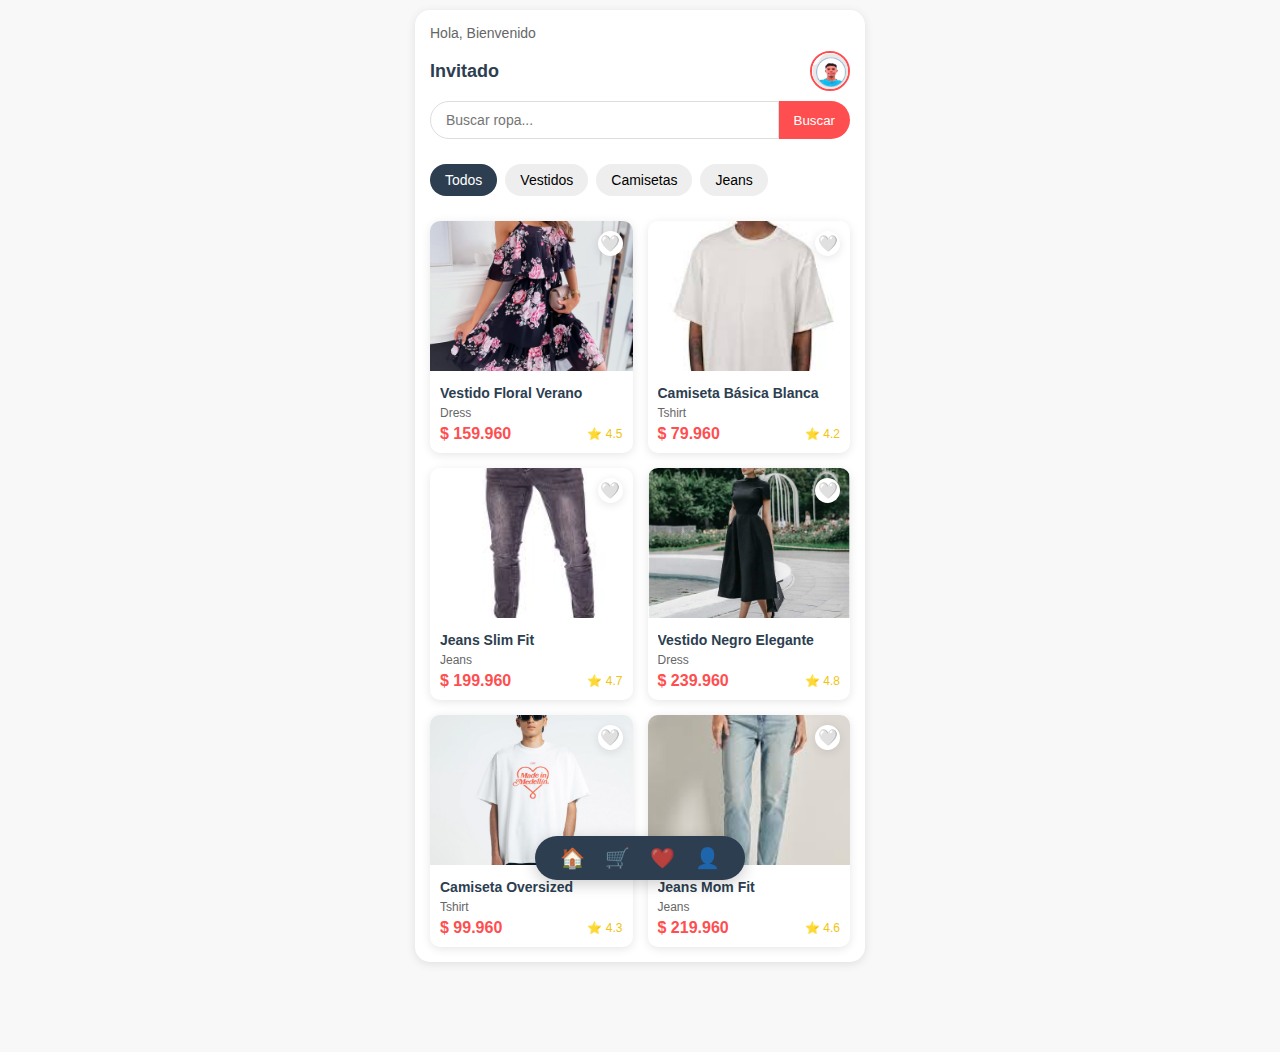
<file: index.html>
<!DOCTYPE html>
<html lang="es">
<head>
  <meta charset="UTF-8">
  <meta name="viewport" content="width=device-width, initial-scale=1.0">
  <title>Tienda de Ropa</title>
  <link rel="stylesheet" href="css/style.css">
</head>
<body>
  <div class="contenedor-padre">
    <div class="encabezado">
      <p>Hola, Bienvenido </p>
      <div class="usuario">
        <h2 id="nombre-usuario">Invitado</h2>
        <img id="imagen-perfil" src="storage/img/user.png" alt="Foto de perfil" onerror="this.onerror=null; this.src='img/user.png';">
      </div>
      <div class="busqueda">
        <input type="text" placeholder="Buscar ropa...">
        <button>Buscar</button>
      </div>
    </div>

    <div class="filtros">
      <button class="activo" data-filtro="all">Todos</button>
      <button data-filtro="dress">Vestidos</button>
      <button data-filtro="tshirt">Camisetas</button>
      <button data-filtro="jeans">Jeans</button>
    </div>

    <div class="productos" id="contenedor-productos">
      <!-- Los productos se cargarán dinámicamente aquí -->
    </div>
  </div>

  <div class="barra-superior">
    <a href="index.html" class="active">🏠</a>
    <a href="views/checkout.html">🛒</a>
    <a href="views/favoritos.html">❤️</a>
    <a href="views/perfil.html">👤</a>
  </div>

  <script src="js/main.js"></script>
</body>
</html>
</file>
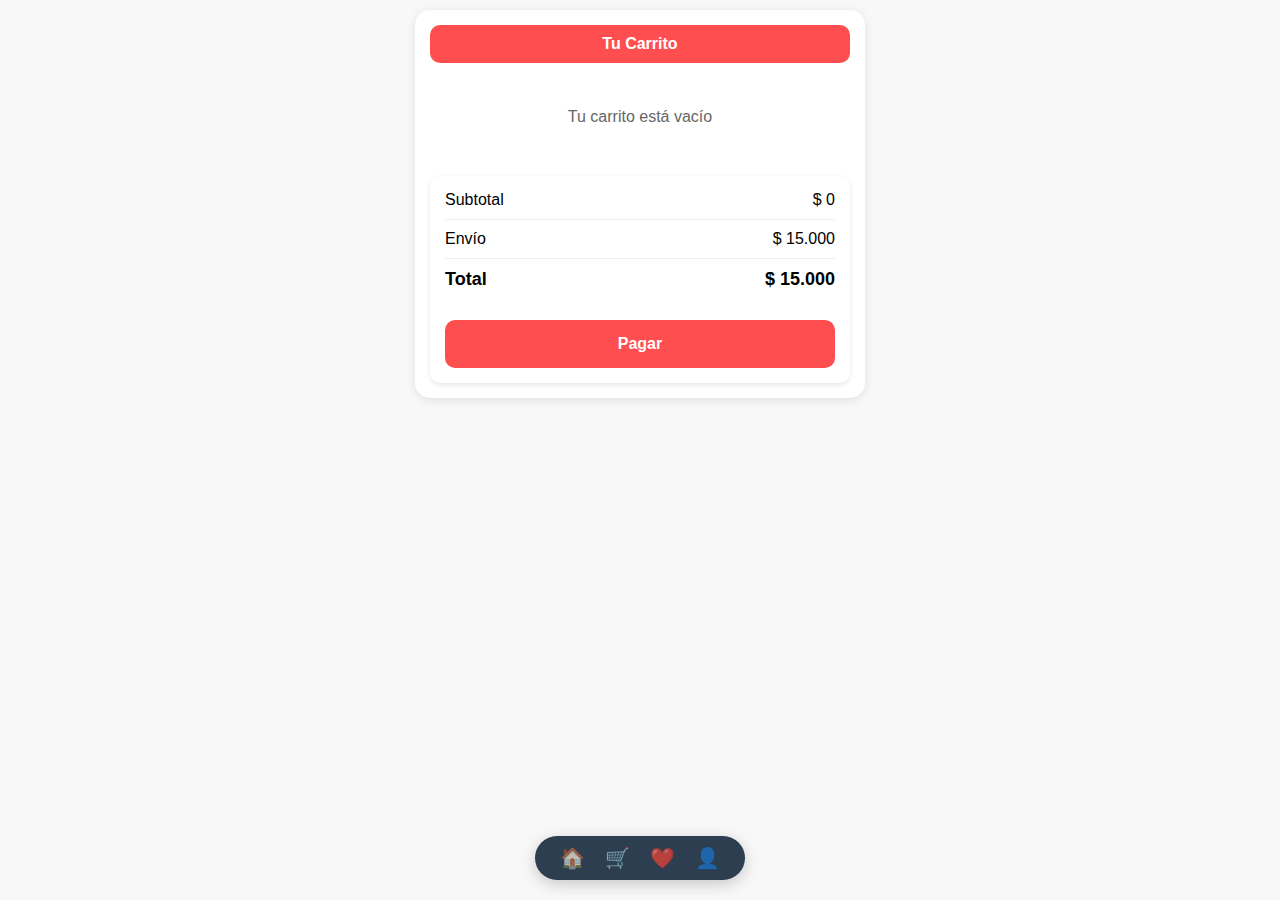
<file: views/checkout.html>
<!DOCTYPE html>
<html lang="es">
<head>
  <meta charset="UTF-8">
  <meta name="viewport" content="width=device-width, initial-scale=1.0">
  <title>Carrito de Compras</title>
  <link rel="stylesheet" href="../css/style.css">
  <link rel="stylesheet" href="../css/checkout.css">
  <link href="https://fonts.googleapis.com/icon?family=Material+Icons" rel="stylesheet">
</head>
<body>
  <div class="contenedor-padre">
    <div class="banner-superior">Tu Carrito</div>

    <div id="contenedor-carrito">
      <!-- Los productos del carrito se cargarán dinámicamente aquí -->
    </div>

    <div class="resumen-compra">
      <div class="resumen-item">
        <span>Subtotal</span>
        <span id="subtotal">$0</span>
      </div>
      <div class="resumen-item">
        <span>Envío</span>
        <span id="envio">$15.000</span>
      </div>
      <div class="resumen-item total">
        <span>Total</span>
        <span id="total">$0</span>
      </div>
      <button class="btn-pagar" id="btn-pagar">Pagar</button>
    </div>
  </div>

  <div id="modal-pago">
    <div class="modal-contenido">
      <span class="modal-cerrar">✖</span>
      <h2>Verifique sus datos</h2>
      <div id="datos-perfil"></div>
      <div id="resumen-ventana"></div>
      <button class="btn-finalizar">Finalizar compra</button>
    </div>
  </div>

  <div id="mensaje-exito">
    <span class="material-icons">check_circle</span>
    <p>¡Compra realizada con éxito!</p>
  </div>

  <div class="barra-superior">
    <a href="../index.html">🏠</a>
    <a href="checkout.html" class="active">🛒</a>
    <a href="favoritos.html">❤️</a>
    <a href="perfil.html">👤</a>
  </div>

  <script src="../js/checkout.js"></script>
</body>
</html>
</file>
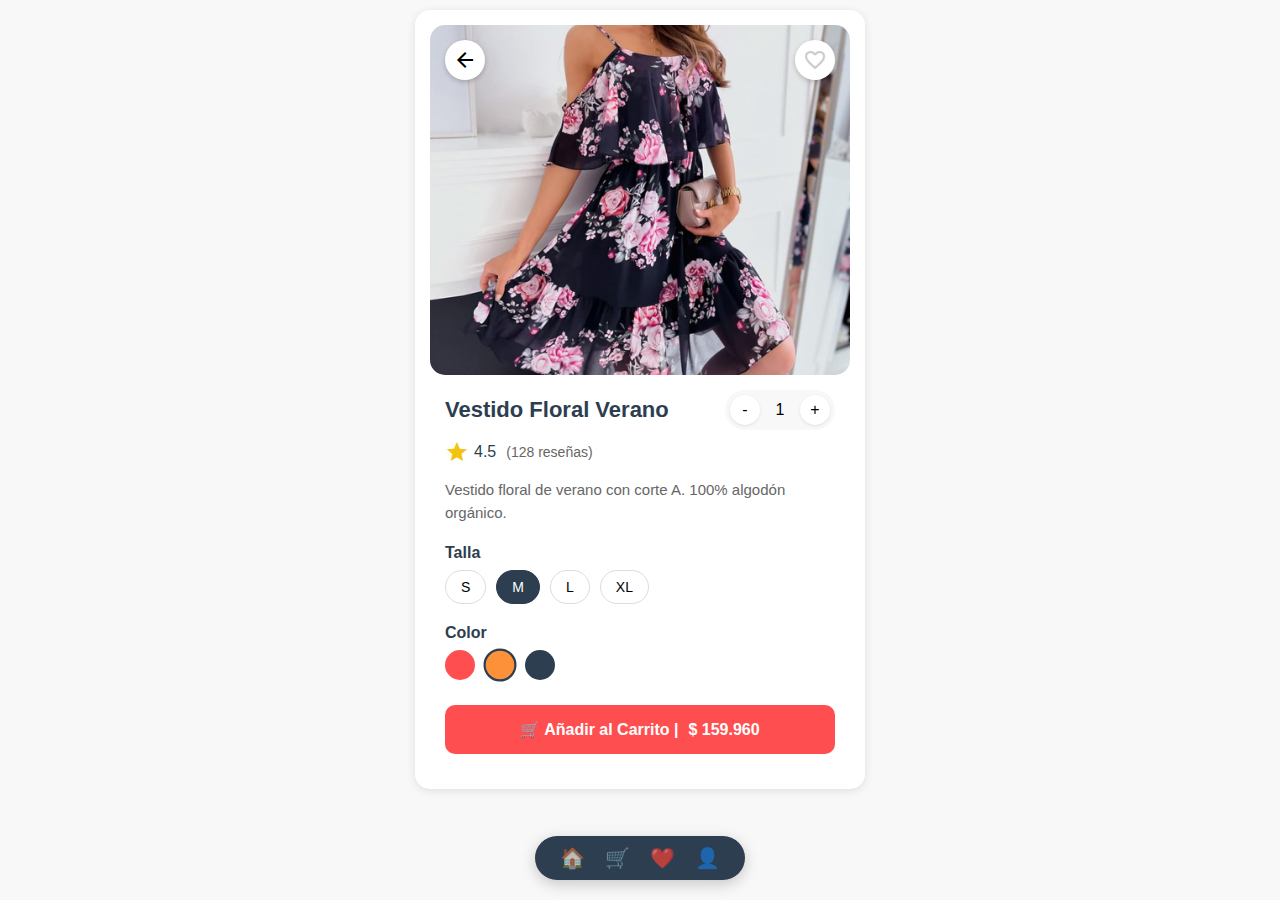
<file: views/detail.html>
<!DOCTYPE html>
<html lang="es">
<head>
  <meta charset="UTF-8">
  <meta name="viewport" content="width=device-width, initial-scale=1.0">
  <title>Detalle Producto</title>
  <link rel="stylesheet" href="../css/style.css">
  <link rel="stylesheet" href="../css/detail.css">
  <link href="https://fonts.googleapis.com/icon?family=Material+Icons" rel="stylesheet">
</head>
<body>
  <div class="contenedor-padre">
    <div class="detalle-img-container">
      <button class="btn-volver material-icons">arrow_back</button>
      <img id="detalle-img" src="../img/vestido1.jpg" alt="Producto" onerror="this.onerror=null; this.src='../storage/img/user.png';">
      <button class="btn-fav material-icons">favorite_border</button>
    </div>

    <div class="detalle-contenido">
      <div class="detalle-header">
        <h2 class="titulo-producto">Vestido Floral</h2>
        <div class="cantidad-control">
          <button class="menos">-</button>
          <span class="cantidad">1</span>
          <button class="mas">+</button>
        </div>
      </div>

      <div class="detalle-rating">
        <span class="material-icons">star</span>
        <span>4.5</span>
        <a href="#">(128 reseñas)</a>
      </div>

      <p class="descripcion">
        Vestido floral de verano con corte A. 100% algodón orgánico. Perfecto para ocasiones casuales o eventos diurnos.
      </p>

      <div class="detalle-opciones">
        <div>
          <p>Talla</p>
          <div class="tallas">
            <button>S</button>
            <button class="activo">M</button>
            <button>L</button>
            <button>XL</button>
          </div>
        </div>
        <div>
          <p>Color</p>
          <div class="colores">
            <span class="color-option" style="background-color:#FF4E50;"></span>
            <span class="color-option activo" style="background-color:#FC913A;"></span>
            <span class="color-option" style="background-color:#2C3E50;"></span>
          </div>
        </div>
      </div>

      <button class="btn-carrito">
        🛒 Añadir al Carrito | <span class="precio-producto">$159.960</span>
      </button>
    </div>
  </div>

  <div class="barra-superior">
    <a href="../index.html">🏠</a>
    <a href="checkout.html">🛒</a>
    <a href="favoritos.html">❤️</a>
    <a href="perfil.html">👤</a>
  </div>

  <script src="../js/detail.js"></script>
</body>
</html>
</file>
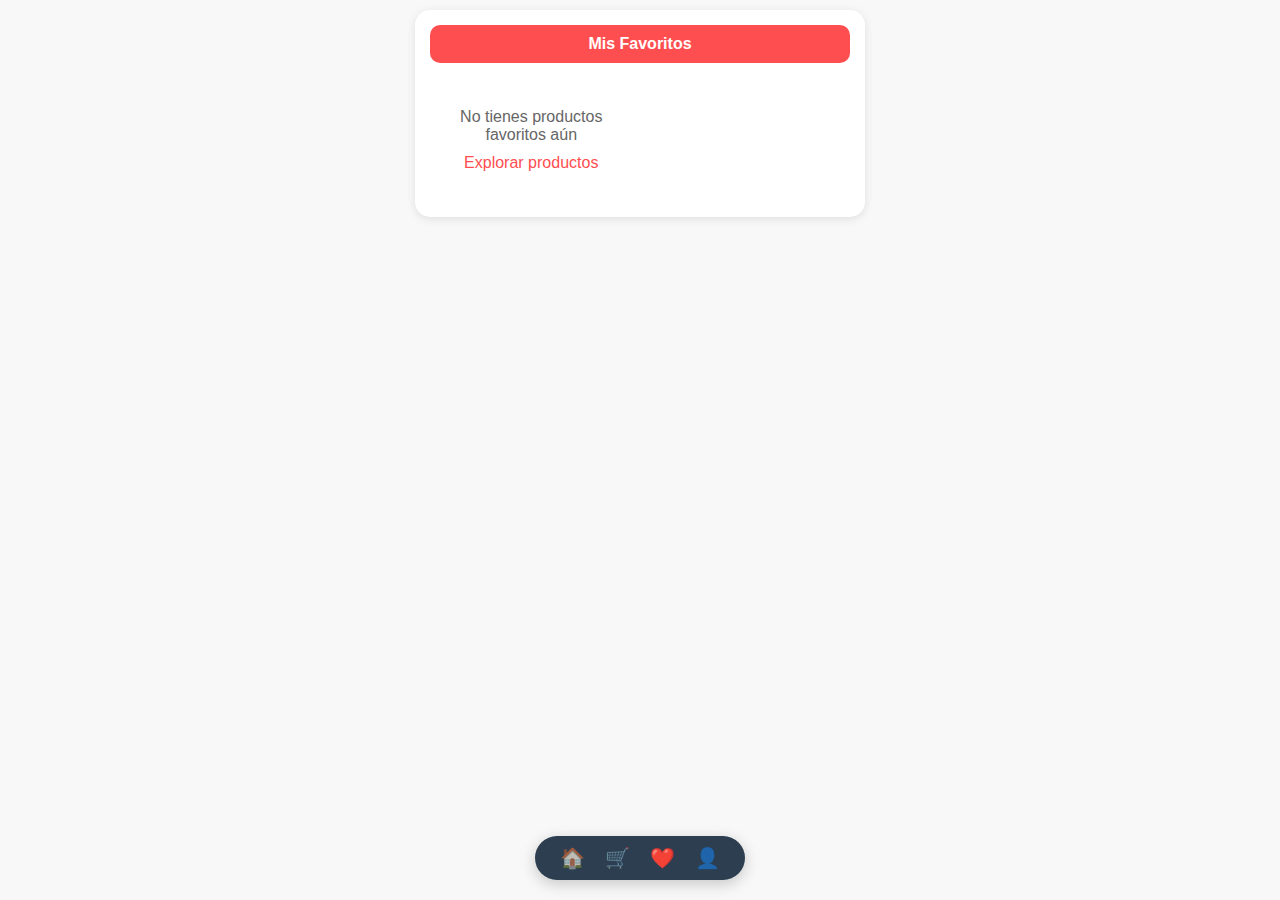
<file: views/favoritos.html>
<!DOCTYPE html>
<html lang="es">
<head>
  <meta charset="UTF-8">
  <meta name="viewport" content="width=device-width, initial-scale=1.0">
  <title>Mis Favoritos</title>
  <link rel="stylesheet" href="../css/style.css">
</head>
<body>
  <div class="contenedor-padre">
    <div class="banner-superior">Mis Favoritos</div>

    <div id="contenedor-favoritos" class="productos">
      <!-- Los favoritos se cargarán dinámicamente aquí -->
    </div>
  </div>

  <div class="barra-superior">
    <a href="../index.html">🏠</a>
    <a href="checkout.html">🛒</a>
    <a href="favoritos.html" class="active">❤️</a>
    <a href="perfil.html">👤</a>
  </div>

  <script src="../js/favoritos.js"></script>
</body>
</html>
</file>
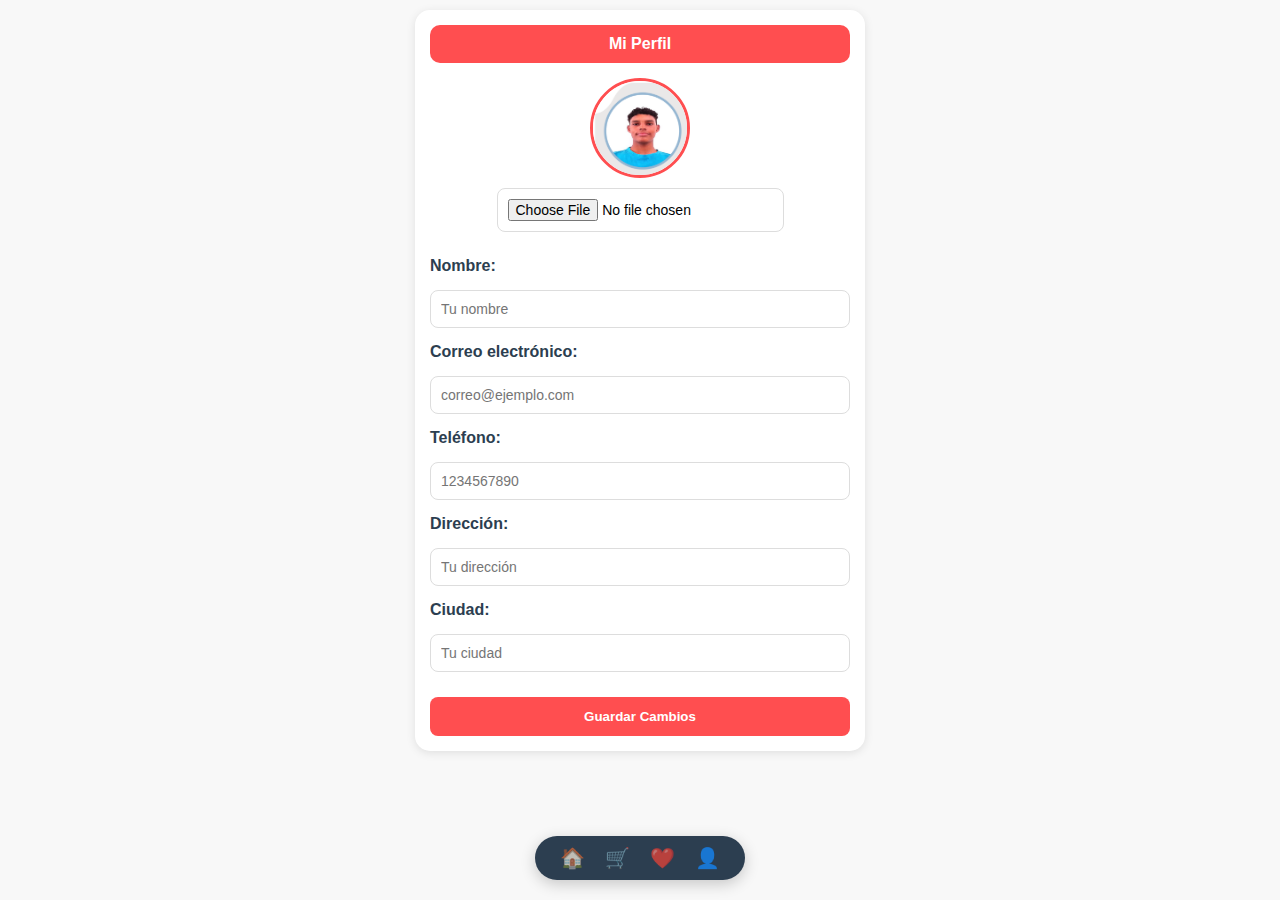
<file: views/perfil.html>
<!DOCTYPE html>
<html lang="es">
<head>
  <meta charset="UTF-8">
  <meta name="viewport" content="width=device-width, initial-scale=1.0">
  <title>Mi Perfil</title>
  <link rel="stylesheet" href="../css/style.css">
</head>
<body>
  <div class="contenedor-padre">
    <div class="banner-superior">Mi Perfil</div>

    <div class="formulario-perfil">
      <div class="foto-perfil">
        <img id="imagen-perfil" src="../storage/img/user.png" alt="Foto de perfil" onerror="this.onerror=null; this.src='../img/user.png';">
        <input type="file" id="input-imagen" accept="image/*">
      </div>

      <label for="input-nombre">Nombre:</label>
      <input type="text" id="input-nombre" placeholder="Tu nombre" required>

      <label for="input-correo">Correo electrónico:</label>
      <input type="email" id="input-correo" placeholder="correo@ejemplo.com">

      <label for="input-telefono">Teléfono:</label>
      <input type="tel" id="input-telefono" placeholder="1234567890">

      <label for="input-direccion">Dirección:</label>
      <input type="text" id="input-direccion" placeholder="Tu dirección" required>

      <label for="input-ciudad">Ciudad:</label>
      <input type="text" id="input-ciudad" placeholder="Tu ciudad">

      <button id="guardar-perfil">Guardar Cambios</button>
    </div>
  </div>

  <div class="barra-superior">
    <a href="../index.html">🏠</a>
    <a href="checkout.html">🛒</a>
    <a href="favoritos.html">❤️</a>
    <a href="perfil.html" class="active">👤</a>
  </div>

  <script src="../js/perfil.js"></script>
</body>
</html>
</file>
<file: css/style.css>
* {
  margin: 0;
  padding: 0;
  box-sizing: border-box;
  font-family: "Segoe UI", Tahoma, Geneva, Verdana, sans-serif;
}

:root {
  --primary: #ff4e50;
  --secondary: #fc913a;
  --dark: #2c3e50;
  --light: #f9f7f7;
  --success: #2ecc71;
  --shadow: 0 2px 10px rgba(0, 0, 0, 0.1);
}

body {
  background-color: #f8f8f8;
  padding: 10px;
}

.contenedor-padre {
  max-width: 450px;
  margin: 0 auto;
  background: white;
  border-radius: 15px;
  padding: 15px;
  box-shadow: var(--shadow);
  margin-bottom: 80px;
}

.encabezado {
  margin-bottom: 15px;
}

.encabezado p {
  color: #666;
  font-size: 14px;
}

.usuario {
  display: flex;
  justify-content: space-between;
  align-items: center;
  margin: 10px 0;
}

.usuario h2 {
  font-size: 18px;
  color: var(--dark);
}

.usuario img {
  width: 40px;
  height: 40px;
  border-radius: 50%;
  object-fit: cover;
  border: 2px solid var(--primary);
}

.busqueda {
  display: flex;
  margin-top: 10px;
}

.busqueda input {
  flex: 1;
  padding: 10px 15px;
  border: 1px solid #ddd;
  border-radius: 20px 0 0 20px;
  outline: none;
  font-size: 14px;
}

.busqueda button {
  padding: 0 15px;
  background: var(--primary);
  color: white;
  border: none;
  border-radius: 0 20px 20px 0;
  cursor: pointer;
  display: flex;
  align-items: center;
}

.filtros {
  display: flex;
  gap: 8px;
  overflow-x: auto;
  padding: 10px 0;
  margin-bottom: 15px;
  scrollbar-width: none;
}

.filtros::-webkit-scrollbar {
  display: none;
}

.filtros button {
  padding: 8px 15px;
  border: none;
  background: #eee;
  border-radius: 20px;
  white-space: nowrap;
  cursor: pointer;
  font-size: 14px;
  transition: all 0.3s;
}

.filtros .activo {
  background: var(--dark);
  color: white;
}

.productos {
  display: grid;
  grid-template-columns: 1fr 1fr;
  gap: 15px;
}

.producto {
  background: white;
  border-radius: 10px;
  overflow: hidden;
  box-shadow: var(--shadow);
  position: relative;
  transition: transform 0.3s;
}

.producto:hover {
  transform: translateY(-5px);
}

.producto img {
  width: 100%;
  height: 150px;
  object-fit: cover;
}

.producto .info {
  padding: 10px;
}

.producto h3 {
  font-size: 14px;
  margin-bottom: 5px;
  color: var(--dark);
  white-space: nowrap;
  overflow: hidden;
  text-overflow: ellipsis;
}

.producto p {
  font-size: 12px;
  color: #666;
  text-transform: capitalize;
}

.precio-rating {
  display: flex;
  justify-content: space-between;
  align-items: center;
  margin-top: 5px;
}

.precio-rating span:first-child {
  font-weight: bold;
  color: var(--primary);
}

.precio-rating span:last-child {
  font-size: 12px;
  color: #f1c40f;
}

.icono-corazon {
  position: absolute;
  top: 10px;
  right: 10px;
  background: white;
  width: 25px;
  height: 25px;
  border-radius: 50%;
  display: flex;
  align-items: center;
  justify-content: center;
  cursor: pointer;
  box-shadow: var(--shadow);
}

.barra-superior {
  position: fixed;
  bottom: 20px;
  left: 50%;
  transform: translateX(-50%);
  background: var(--dark);
  padding: 10px 25px;
  border-radius: 30px;
  display: flex;
  gap: 20px;
  box-shadow: 0 4px 15px rgba(0, 0, 0, 0.2);
  z-index: 100;
}

.barra-superior a {
  color: white;
  text-decoration: none;
  font-size: 20px;
  opacity: 0.7;
  transition: opacity 0.3s;
}

.barra-superior a.active,
.barra-superior a:hover {
  opacity: 1;
}

.banner-superior {
  background: var(--primary);
  color: white;
  padding: 10px 15px;
  border-radius: 10px;
  margin-bottom: 15px;
  font-weight: bold;
  text-align: center;
}

.favoritos-vacio,
.carrito-vacio,
.sin-productos {
  text-align: center;
  padding: 30px 0;
  color: #666;
}

.favoritos-vacio a,
.carrito-vacio a {
  display: inline-block;
  margin-top: 10px;
  color: var(--primary);
  text-decoration: none;
}

.formulario-perfil {
  display: flex;
  flex-direction: column;
  gap: 15px;
}

.formulario-perfil label {
  font-weight: bold;
  color: var(--dark);
}

.formulario-perfil input {
  padding: 10px;
  border: 1px solid #ddd;
  border-radius: 8px;
  font-size: 14px;
}

.foto-perfil {
  display: flex;
  flex-direction: column;
  align-items: center;
  gap: 10px;
  margin-bottom: 10px;
}

.foto-perfil img {
  width: 100px;
  height: 100px;
  border-radius: 50%;
  object-fit: cover;
  border: 3px solid var(--primary);
}

#guardar-perfil {
  background: var(--primary);
  color: white;
  border: none;
  padding: 12px;
  border-radius: 8px;
  font-weight: bold;
  cursor: pointer;
  margin-top: 10px;
}

#guardar-perfil:hover {
  background: #e04649;
}

.color-muestra {
  display: inline-block;
  width: 15px;
  height: 15px;
  border-radius: 50%;
  vertical-align: middle;
}
</file>
<file: css/checkout.css>
#contenedor-carrito {
  display: flex;
  flex-direction: column;
  gap: 15px;
  margin-bottom: 20px;
}

.producto-carrito {
  display: flex;
  background: white;
  border-radius: 10px;
  padding: 10px;
  box-shadow: 0 2px 5px rgba(0, 0, 0, 0.1);
  align-items: center;
}

.producto-carrito img {
  width: 80px;
  height: 80px;
  object-fit: cover;
  border-radius: 8px;
  margin-right: 15px;
}

.info-carrito {
  flex: 1;
}

.info-carrito h3 {
  font-size: 16px;
  margin-bottom: 5px;
  color: var(--dark);
}

.info-carrito p {
  font-size: 14px;
  color: #666;
  margin-bottom: 5px;
}

.controles-carrito {
  display: flex;
  align-items: center;
  gap: 10px;
}

.controles-carrito button {
  width: 25px;
  height: 25px;
  border-radius: 50%;
  border: none;
  background: #eee;
  display: flex;
  align-items: center;
  justify-content: center;
  cursor: pointer;
}

.eliminar-producto {
  margin-left: 10px;
  color: #ff6b6b;
  cursor: pointer;
  background: transparent !important;
  width: auto !important;
  height: auto !important;
  border-radius: 0 !important;
}

.resumen-compra {
  background: white;
  border-radius: 10px;
  padding: 15px;
  box-shadow: 0 2px 5px rgba(0, 0, 0, 0.1);
  margin-top: 20px;
}

.resumen-item {
  display: flex;
  justify-content: space-between;
  margin-bottom: 10px;
  padding-bottom: 10px;
  border-bottom: 1px solid #eee;
}

.resumen-item.total {
  font-weight: bold;
  font-size: 18px;
  border-bottom: none;
  margin-bottom: 20px;
}

.btn-pagar {
  width: 100%;
  padding: 15px;
  background: var(--primary);
  color: white;
  border: none;
  border-radius: 10px;
  font-size: 16px;
  font-weight: bold;
  cursor: pointer;
  transition: all 0.3s;
}

.btn-pagar:hover {
  background: #e04649;
}

#modal-pago {
  position: fixed;
  top: 0;
  left: 0;
  width: 100%;
  height: 100%;
  background: rgba(0, 0, 0, 0.5);
  display: none;
  align-items: center;
  justify-content: center;
  z-index: 1000;
}

.modal-contenido {
  background: white;
  border-radius: 15px;
  width: 90%;
  max-width: 400px;
  padding: 20px;
  position: relative;
}

.modal-cerrar {
  position: absolute;
  top: 15px;
  right: 15px;
  font-size: 20px;
  cursor: pointer;
  color: #666;
}

.modal-contenido h2 {
  margin-bottom: 15px;
  color: var(--dark);
}

#datos-perfil p {
  margin-bottom: 10px;
  color: #666;
}

#datos-perfil strong {
  color: var(--dark);
}

#resumen-ventana {
  margin: 20px 0;
  padding: 15px;
  background: #f8f8f8;
  border-radius: 10px;
}

.btn-finalizar {
  width: 100%;
  padding: 15px;
  background: var(--success);
  color: white;
  border: none;
  border-radius: 10px;
  font-size: 16px;
  font-weight: bold;
  cursor: pointer;
  transition: all 0.3s;
}

.btn-finalizar:hover {
  background: #27ae60;
}

#mensaje-exito {
  position: fixed;
  top: 50%;
  left: 50%;
  transform: translate(-50%, -50%);
  background: white;
  padding: 20px 30px;
  border-radius: 10px;
  box-shadow: 0 4px 20px rgba(0, 0, 0, 0.2);
  display: none;
  flex-direction: column;
  align-items: center;
  z-index: 2000;
}

#mensaje-exito .material-icons {
  font-size: 50px;
  color: var(--success);
  margin-bottom: 10px;
}

#mensaje-exito p {
  font-size: 18px;
  font-weight: bold;
  color: var(--dark);
}
</file>
<file: css/detail.css>
.detalle-img-container {
  position: relative;
  width: 100%;
  height: 350px;
  overflow: hidden;
  border-radius: 15px;
  margin-bottom: 15px;
}

.detalle-img-container img {
  width: 100%;
  height: 100%;
  object-fit: cover;
}

.btn-volver,
.btn-fav {
  position: absolute;
  top: 15px;
  background: white;
  border-radius: 50%;
  width: 40px;
  height: 40px;
  display: flex;
  align-items: center;
  justify-content: center;
  border: none;
  box-shadow: 0 2px 5px rgba(0, 0, 0, 0.2);
  cursor: pointer;
  z-index: 10;
  transition: all 0.3s;
}

.btn-volver:hover,
.btn-fav:hover {
  transform: scale(1.1);
}

.btn-volver {
  left: 15px;
}

.btn-fav {
  right: 15px;
  color: #ccc;
}

.btn-fav.active {
  color: red;
}

.detalle-contenido {
  padding: 0 15px;
}

.detalle-header {
  display: flex;
  justify-content: space-between;
  align-items: center;
  margin-bottom: 10px;
}

.titulo-producto {
  font-size: 22px;
  color: var(--dark);
  margin-right: 10px;
}

.cantidad-control {
  display: flex;
  align-items: center;
  gap: 10px;
  background: #f8f8f8;
  border-radius: 20px;
  padding: 5px;
}

.cantidad-control button {
  width: 30px;
  height: 30px;
  border-radius: 50%;
  border: none;
  background: white;
  font-size: 16px;
  cursor: pointer;
  display: flex;
  align-items: center;
  justify-content: center;
  box-shadow: 0 1px 3px rgba(0, 0, 0, 0.1);
}

.cantidad-control span {
  min-width: 20px;
  text-align: center;
}

.detalle-rating {
  display: flex;
  align-items: center;
  gap: 5px;
  color: var(--dark);
  margin-bottom: 15px;
}

.detalle-rating .material-icons {
  color: #f1c40f;
}

.detalle-rating a {
  color: #666;
  font-size: 14px;
  margin-left: 5px;
  text-decoration: none;
}

.descripcion {
  color: #666;
  margin-bottom: 20px;
  line-height: 1.5;
  font-size: 15px;
}

.detalle-opciones {
  display: flex;
  flex-direction: column;
  gap: 20px;
  margin-bottom: 25px;
}

.detalle-opciones > div > p {
  font-weight: bold;
  margin-bottom: 8px;
  color: var(--dark);
}

.tallas,
.colores {
  display: flex;
  gap: 10px;
}

.tallas button {
  padding: 8px 15px;
  border: 1px solid #ddd;
  background: white;
  border-radius: 20px;
  cursor: pointer;
  font-size: 14px;
  transition: all 0.3s;
}

.tallas button:hover {
  background: #f8f8f8;
}

.tallas .activo {
  background: var(--dark);
  color: white;
  border-color: var(--dark);
}

.colores {
  align-items: center;
}

.color-option {
  width: 30px;
  height: 30px;
  border-radius: 50%;
  cursor: pointer;
  border: 2px solid transparent;
  transition: all 0.3s;
}

.color-option:hover {
  transform: scale(1.1);
}

.color-option.activo {
  border-color: var(--dark);
  transform: scale(1.1);
}

.btn-carrito {
  width: 100%;
  padding: 15px;
  background: var(--primary);
  color: white;
  border: none;
  border-radius: 10px;
  font-size: 16px;
  font-weight: bold;
  cursor: pointer;
  display: flex;
  align-items: center;
  justify-content: center;
  gap: 10px;
  transition: all 0.3s;
  margin-bottom: 20px;
}

.btn-carrito:hover {
  background: #e04649;
  transform: translateY(-2px);
  box-shadow: 0 4px 8px rgba(255, 78, 80, 0.3);
}
</file>
